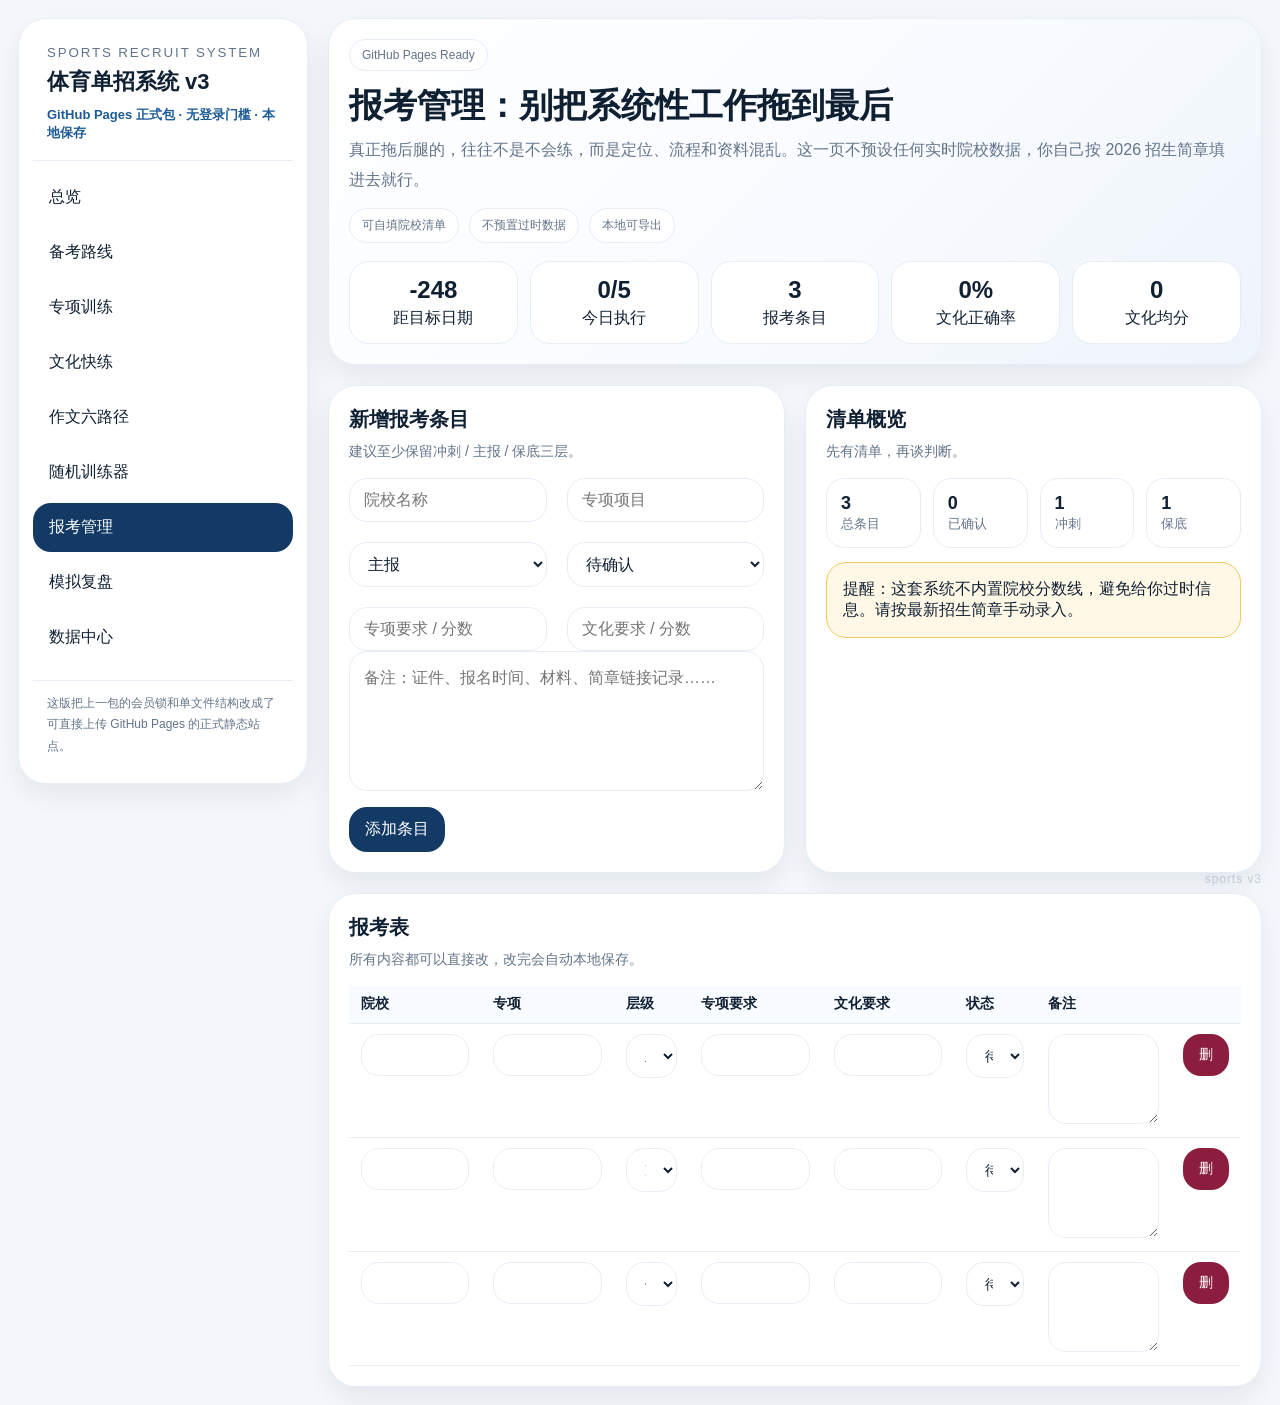
<file: application.html>
<!DOCTYPE html>
<html lang="zh-CN" data-view="application" data-build="20260420-v5" data-sw="./service-worker.js?v=20260420-v5">
<head>
  <meta charset="UTF-8" />
  <meta name="viewport" content="width=device-width, initial-scale=1.0, viewport-fit=cover" />
  <meta name="author" content="OpenAI" />
  <meta name="generator" content="Sports Recruit System v6 Multi-Entry GitHub Build" />
  <meta http-equiv="Content-Security-Policy" content="default-src 'self' data: blob:; img-src 'self' data: blob:; style-src 'self' 'unsafe-inline'; script-src 'self' 'unsafe-inline'; connect-src 'self'; object-src 'none'; base-uri 'self'; form-action 'self'" />
  <title>体育单招系统 v6 | 报考管理</title>
  <link rel="stylesheet" href="assets/css/styles.css?v=20260420-v5" />
</head>
<body>
  <div id="bootNotice" class="boot-notice"><div class="boot-card"><h2>正在启动体育单招系统</h2><p>这版已改成多入口页面，不再只有一个 HTML。若页面长时间空白，可直接点“清缓存后重开”。</p><div class="boot-actions"><button type="button" class="boot-btn" onclick="__bootClearCachesAndReload && __bootClearCachesAndReload()">清缓存后重开</button><button type="button" class="boot-btn secondary" onclick="location.href='./index.html'">回首页</button></div></div></div>
  <div class="container">
    <div class="layout">
      <aside class="sidebar" id="sidebar"></aside>
      <main class="main" id="app"></main>
    </div>
  </div>
  <div class="toast" id="toast"></div>
  <input type="file" id="importFile" class="hidden-file" accept="application/json" />
  <script src="assets/js/bootstrap.js?v=20260420-v5"></script>
  <script src="assets/js/app.js?v=20260420-v5"></script>
  <script src="assets/js/app.v4.patch.js?v=20260420-v5"></script>
  <script src="assets/js/start.js?v=20260420-v5"></script>
</body>
</html>
</file>
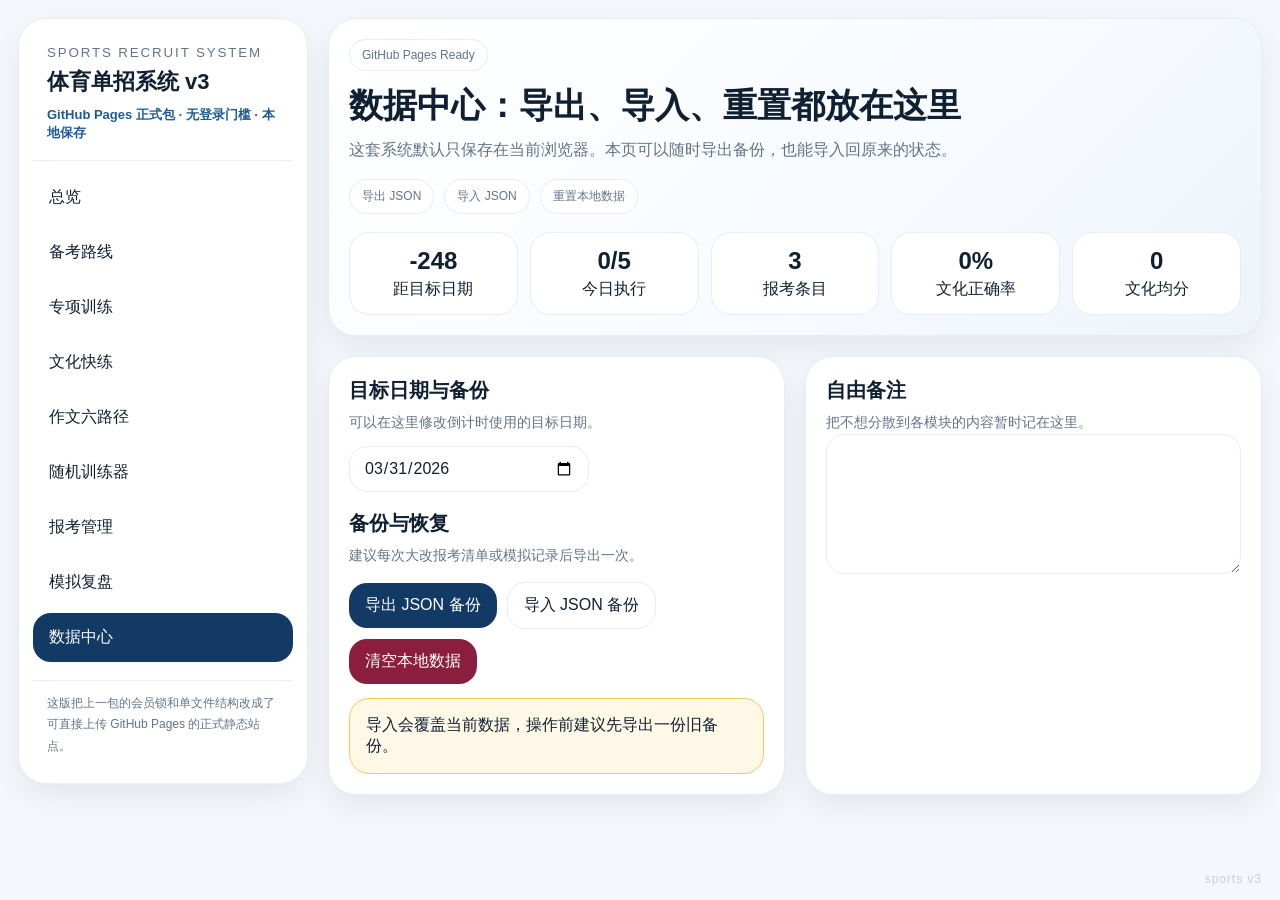
<file: data.html>
<!DOCTYPE html>
<html lang="zh-CN" data-view="data" data-build="20260420-v5" data-sw="./service-worker.js?v=20260420-v5">
<head>
  <meta charset="UTF-8" />
  <meta name="viewport" content="width=device-width, initial-scale=1.0, viewport-fit=cover" />
  <meta name="author" content="OpenAI" />
  <meta name="generator" content="Sports Recruit System v6 Multi-Entry GitHub Build" />
  <meta http-equiv="Content-Security-Policy" content="default-src 'self' data: blob:; img-src 'self' data: blob:; style-src 'self' 'unsafe-inline'; script-src 'self' 'unsafe-inline'; connect-src 'self'; object-src 'none'; base-uri 'self'; form-action 'self'" />
  <title>体育单招系统 v6 | 数据中心</title>
  <link rel="stylesheet" href="assets/css/styles.css?v=20260420-v5" />
</head>
<body>
  <div id="bootNotice" class="boot-notice"><div class="boot-card"><h2>正在启动体育单招系统</h2><p>这版已改成多入口页面，不再只有一个 HTML。若页面长时间空白，可直接点“清缓存后重开”。</p><div class="boot-actions"><button type="button" class="boot-btn" onclick="__bootClearCachesAndReload && __bootClearCachesAndReload()">清缓存后重开</button><button type="button" class="boot-btn secondary" onclick="location.href='./index.html'">回首页</button></div></div></div>
  <div class="container">
    <div class="layout">
      <aside class="sidebar" id="sidebar"></aside>
      <main class="main" id="app"></main>
    </div>
  </div>
  <div class="toast" id="toast"></div>
  <input type="file" id="importFile" class="hidden-file" accept="application/json" />
  <script src="assets/js/bootstrap.js?v=20260420-v5"></script>
  <script src="assets/js/app.js?v=20260420-v5"></script>
  <script src="assets/js/app.v4.patch.js?v=20260420-v5"></script>
  <script src="assets/js/start.js?v=20260420-v5"></script>
</body>
</html>
</file>
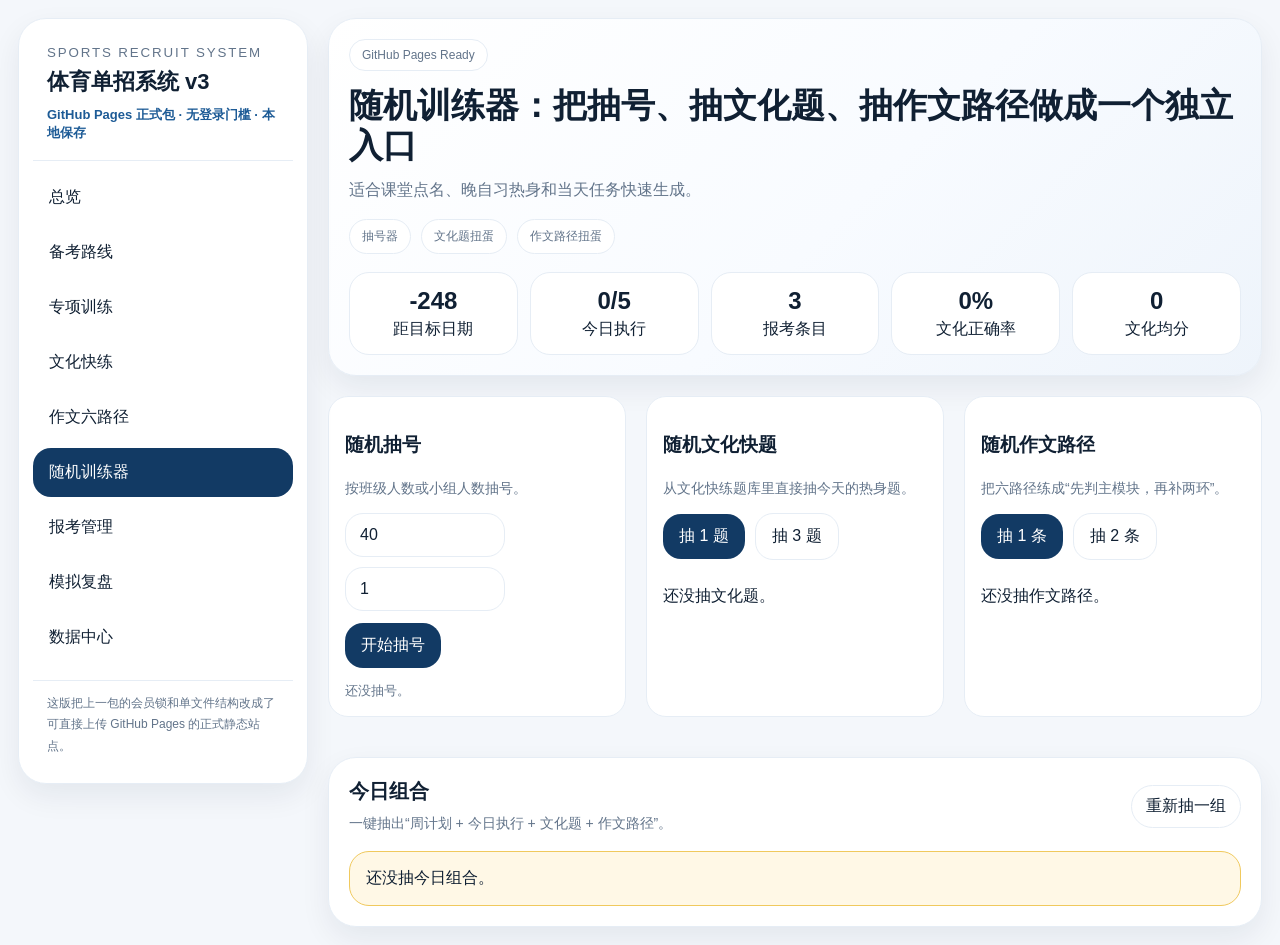
<file: random.html>
<!DOCTYPE html>
<html lang="zh-CN" data-view="random" data-build="20260420-v5" data-sw="./service-worker.js?v=20260420-v5">
<head>
  <meta charset="UTF-8" />
  <meta name="viewport" content="width=device-width, initial-scale=1.0, viewport-fit=cover" />
  <meta name="author" content="OpenAI" />
  <meta name="generator" content="Sports Recruit System v6 Multi-Entry GitHub Build" />
  <meta http-equiv="Content-Security-Policy" content="default-src 'self' data: blob:; img-src 'self' data: blob:; style-src 'self' 'unsafe-inline'; script-src 'self' 'unsafe-inline'; connect-src 'self'; object-src 'none'; base-uri 'self'; form-action 'self'" />
  <title>体育单招系统 v6 | 随机训练器</title>
  <link rel="stylesheet" href="assets/css/styles.css?v=20260420-v5" />
</head>
<body>
  <div id="bootNotice" class="boot-notice"><div class="boot-card"><h2>正在启动体育单招系统</h2><p>这版已改成多入口页面，不再只有一个 HTML。若页面长时间空白，可直接点“清缓存后重开”。</p><div class="boot-actions"><button type="button" class="boot-btn" onclick="__bootClearCachesAndReload && __bootClearCachesAndReload()">清缓存后重开</button><button type="button" class="boot-btn secondary" onclick="location.href='./index.html'">回首页</button></div></div></div>
  <div class="container">
    <div class="layout">
      <aside class="sidebar" id="sidebar"></aside>
      <main class="main" id="app"></main>
    </div>
  </div>
  <div class="toast" id="toast"></div>
  <input type="file" id="importFile" class="hidden-file" accept="application/json" />
  <script src="assets/js/bootstrap.js?v=20260420-v5"></script>
  <script src="assets/js/app.js?v=20260420-v5"></script>
  <script src="assets/js/app.v4.patch.js?v=20260420-v5"></script>
  <script src="assets/js/start.js?v=20260420-v5"></script>
</body>
</html>
</file>
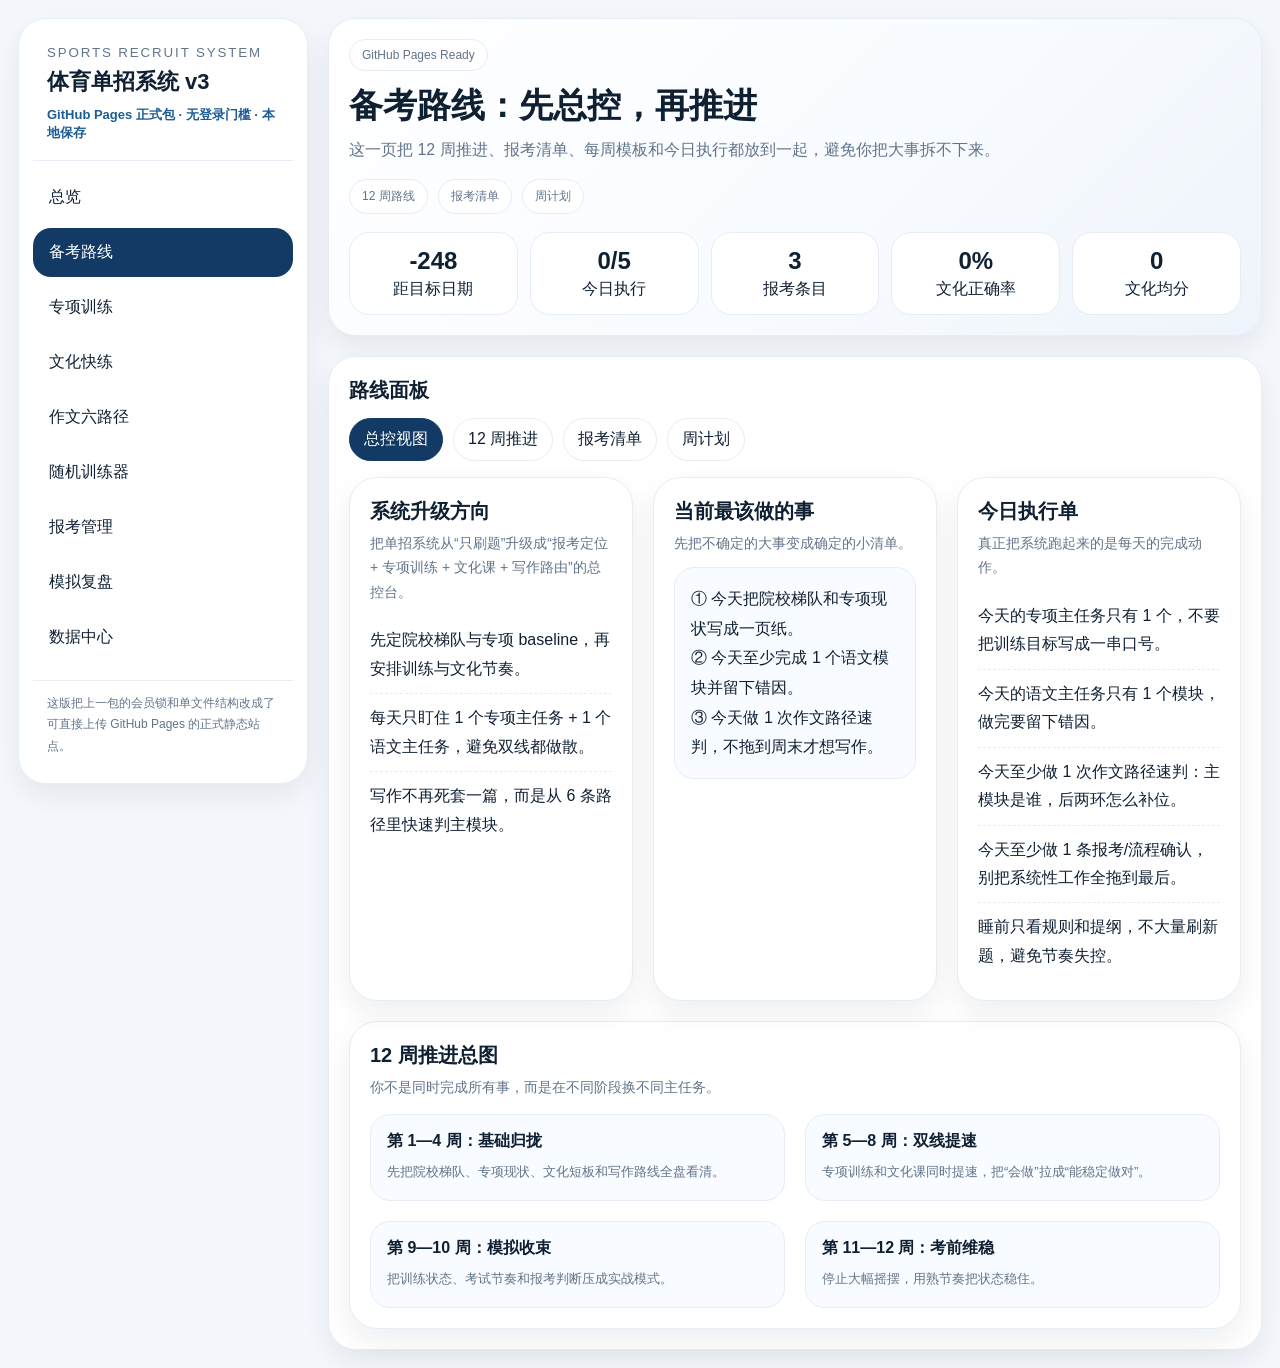
<file: roadmap.html>
<!DOCTYPE html>
<html lang="zh-CN" data-view="roadmap" data-build="20260420-v5" data-sw="./service-worker.js?v=20260420-v5">
<head>
  <meta charset="UTF-8" />
  <meta name="viewport" content="width=device-width, initial-scale=1.0, viewport-fit=cover" />
  <meta name="author" content="OpenAI" />
  <meta name="generator" content="Sports Recruit System v6 Multi-Entry GitHub Build" />
  <meta http-equiv="Content-Security-Policy" content="default-src 'self' data: blob:; img-src 'self' data: blob:; style-src 'self' 'unsafe-inline'; script-src 'self' 'unsafe-inline'; connect-src 'self'; object-src 'none'; base-uri 'self'; form-action 'self'" />
  <title>体育单招系统 v6 | 备考路线</title>
  <link rel="stylesheet" href="assets/css/styles.css?v=20260420-v5" />
</head>
<body>
  <div id="bootNotice" class="boot-notice"><div class="boot-card"><h2>正在启动体育单招系统</h2><p>这版已改成多入口页面，不再只有一个 HTML。若页面长时间空白，可直接点“清缓存后重开”。</p><div class="boot-actions"><button type="button" class="boot-btn" onclick="__bootClearCachesAndReload && __bootClearCachesAndReload()">清缓存后重开</button><button type="button" class="boot-btn secondary" onclick="location.href='./index.html'">回首页</button></div></div></div>
  <div class="container">
    <div class="layout">
      <aside class="sidebar" id="sidebar"></aside>
      <main class="main" id="app"></main>
    </div>
  </div>
  <div class="toast" id="toast"></div>
  <input type="file" id="importFile" class="hidden-file" accept="application/json" />
  <script src="assets/js/bootstrap.js?v=20260420-v5"></script>
  <script src="assets/js/app.js?v=20260420-v5"></script>
  <script src="assets/js/app.v4.patch.js?v=20260420-v5"></script>
  <script src="assets/js/start.js?v=20260420-v5"></script>
</body>
</html>
</file>
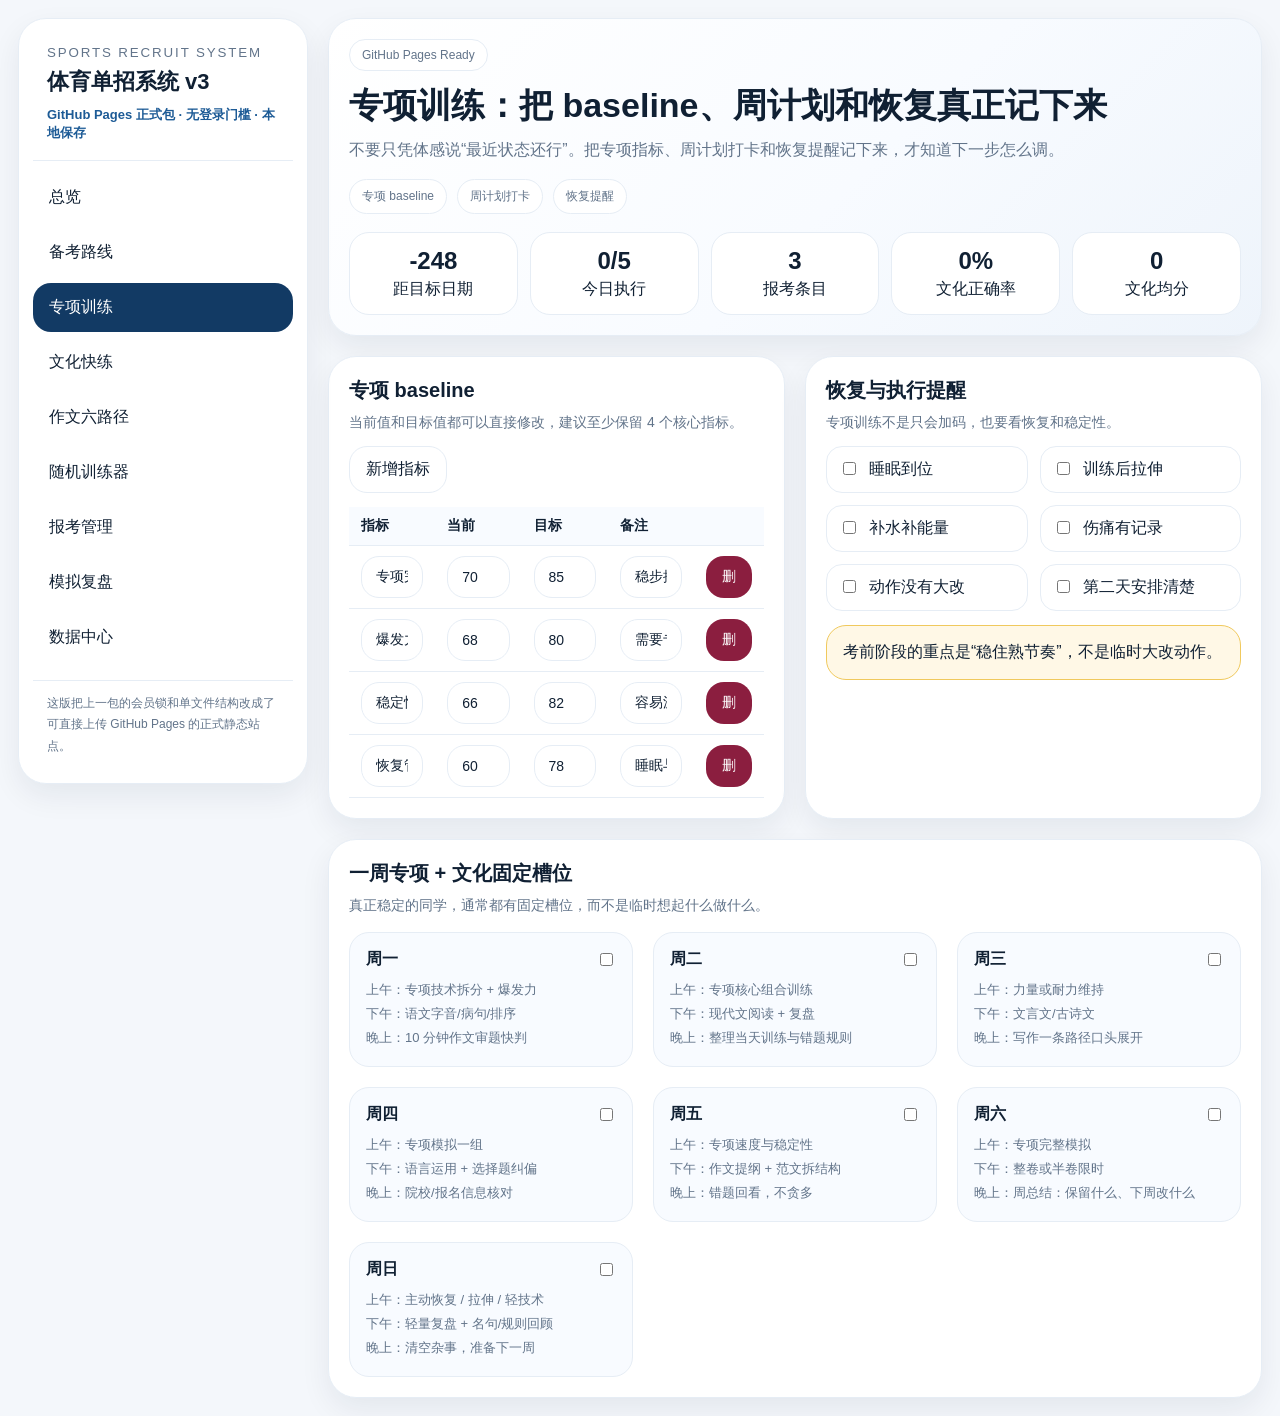
<file: training.html>
<!DOCTYPE html>
<html lang="zh-CN" data-view="training" data-build="20260420-v5" data-sw="./service-worker.js?v=20260420-v5">
<head>
  <meta charset="UTF-8" />
  <meta name="viewport" content="width=device-width, initial-scale=1.0, viewport-fit=cover" />
  <meta name="author" content="OpenAI" />
  <meta name="generator" content="Sports Recruit System v6 Multi-Entry GitHub Build" />
  <meta http-equiv="Content-Security-Policy" content="default-src 'self' data: blob:; img-src 'self' data: blob:; style-src 'self' 'unsafe-inline'; script-src 'self' 'unsafe-inline'; connect-src 'self'; object-src 'none'; base-uri 'self'; form-action 'self'" />
  <title>体育单招系统 v6 | 专项训练</title>
  <link rel="stylesheet" href="assets/css/styles.css?v=20260420-v5" />
</head>
<body>
  <div id="bootNotice" class="boot-notice"><div class="boot-card"><h2>正在启动体育单招系统</h2><p>这版已改成多入口页面，不再只有一个 HTML。若页面长时间空白，可直接点“清缓存后重开”。</p><div class="boot-actions"><button type="button" class="boot-btn" onclick="__bootClearCachesAndReload && __bootClearCachesAndReload()">清缓存后重开</button><button type="button" class="boot-btn secondary" onclick="location.href='./index.html'">回首页</button></div></div></div>
  <div class="container">
    <div class="layout">
      <aside class="sidebar" id="sidebar"></aside>
      <main class="main" id="app"></main>
    </div>
  </div>
  <div class="toast" id="toast"></div>
  <input type="file" id="importFile" class="hidden-file" accept="application/json" />
  <script src="assets/js/bootstrap.js?v=20260420-v5"></script>
  <script src="assets/js/app.js?v=20260420-v5"></script>
  <script src="assets/js/app.v4.patch.js?v=20260420-v5"></script>
  <script src="assets/js/start.js?v=20260420-v5"></script>
</body>
</html>
</file>
<file: assets/css/styles.css>
:root{
  --bg:#f4f7fb;--card:#fff;--line:#e6edf5;--text:#102033;--muted:#62748a;
  --primary:#123a64;--primary-2:#1d5b96;--soft:#f8fbff;--good:#ecfdf3;--good-line:#93e2ae;
  --bad:#fff1f2;--bad-line:#f7a8b8;--warn:#fff8e6;--warn-line:#f0c95d;--shadow:0 12px 30px rgba(16,32,51,.07);
}
*{box-sizing:border-box}
html,body{margin:0;padding:0}
body{background:var(--bg);color:var(--text);font-family:-apple-system,BlinkMacSystemFont,"Segoe UI","PingFang SC","Microsoft YaHei",sans-serif}
body::before{content:"sports v3";position:fixed;right:18px;bottom:14px;font-size:12px;color:rgba(18,58,100,.20);pointer-events:none;z-index:0;letter-spacing:.08em}
.container{max-width:1540px;margin:0 auto;padding:18px;position:relative;z-index:1}
.layout{display:grid;grid-template-columns:290px 1fr;gap:20px}
@media(max-width:1120px){.layout{grid-template-columns:1fr}}
.sidebar,.card{background:var(--card);border:1px solid var(--line);border-radius:28px;box-shadow:var(--shadow)}
.sidebar{padding:14px;position:sticky;top:18px;align-self:start}
.brand{padding:12px 14px 18px;border-bottom:1px solid var(--line);margin-bottom:12px}
.brand small{display:block;color:var(--muted);letter-spacing:.14em;text-transform:uppercase}
.brand h1{margin:8px 0 0;font-size:22px;line-height:1.25}
.brand .maker{margin-top:10px;font-size:13px;color:var(--primary-2);font-weight:600}
.nav-btn{width:100%;border:none;background:transparent;text-align:left;padding:14px 16px;border-radius:18px;cursor:pointer;margin-bottom:6px;color:var(--text);transition:.18s;font:inherit}
.nav-btn:hover{background:#f8fafc}
.nav-btn.active{background:var(--primary);color:#fff}
.main{display:flex;flex-direction:column;gap:20px}
.hero{padding:24px;background:linear-gradient(135deg,#fff 0%,#f8fbff 55%,#eef4fb 100%)}
.badge{display:inline-flex;align-items:center;gap:8px;border:1px solid var(--line);background:#fff;color:var(--muted);padding:8px 12px;border-radius:999px;font-size:12px}
.hero h2{margin:14px 0 10px;font-size:34px;line-height:1.18}
.hero p{margin:0;max-width:980px;color:var(--muted);line-height:1.85}
.hero .hero-meta{display:flex;gap:10px;flex-wrap:wrap;margin-top:14px}
.stats{display:grid;grid-template-columns:repeat(5,minmax(0,1fr));gap:12px;margin-top:18px}
@media(max-width:980px){.stats{grid-template-columns:repeat(2,minmax(0,1fr))}}
.stat{background:#fff;border:1px solid var(--line);border-radius:20px;padding:14px;text-align:center}
.stat strong{display:block;font-size:24px;margin-bottom:4px}
.card{padding:20px}
.card h3{margin:0;font-size:20px}
.subtitle{margin-top:6px;color:var(--muted);font-size:14px;line-height:1.75}
.grid-2{display:grid;grid-template-columns:repeat(2,minmax(0,1fr));gap:20px}
.grid-3{display:grid;grid-template-columns:repeat(3,minmax(0,1fr));gap:20px}
.grid-4{display:grid;grid-template-columns:repeat(4,minmax(0,1fr));gap:20px}
.grid-main{display:grid;grid-template-columns:1fr 1fr;gap:20px}
@media(max-width:1120px){.grid-2,.grid-3,.grid-4,.grid-main{grid-template-columns:1fr}}
.row{display:flex;gap:10px;flex-wrap:wrap;align-items:center}
.space-between{display:flex;justify-content:space-between;align-items:center;gap:12px;flex-wrap:wrap}
.pill{border:1px solid var(--line);background:#fff;padding:10px 14px;border-radius:999px;cursor:pointer;color:var(--text);font:inherit}
.pill.active{background:var(--primary);color:#fff;border-color:var(--primary)}
.btn{border:none;border-radius:18px;padding:12px 16px;cursor:pointer;background:var(--primary);color:#fff;font:inherit}
.btn.secondary{background:#fff;color:var(--text);border:1px solid var(--line)}
.btn.danger{background:#8b1e3f}
.input,.textarea,select{width:100%;border:1px solid var(--line);background:#fff;border-radius:18px;padding:12px 14px;color:var(--text);outline:none;font:inherit}
.textarea{min-height:140px;resize:vertical;line-height:1.8}
.small{font-size:13px;color:var(--muted)}
.block{background:var(--soft);border:1px solid var(--line);border-radius:20px;padding:16px}
.block.good{background:var(--good);border-color:var(--good-line)}
.block.bad{background:var(--bad);border-color:var(--bad-line)}
.block.warn{background:var(--warn);border-color:var(--warn-line)}
.list{margin:0;padding:0;list-style:none}
.list li{padding:10px 0;border-bottom:1px dashed var(--line);line-height:1.78}
.list li:last-child{border-bottom:none}
.table{width:100%;border-collapse:collapse}
.table th,.table td{border-bottom:1px solid var(--line);padding:10px 12px;text-align:left;font-size:14px;vertical-align:top}
.table th{background:#f8fbff}
.kpi{display:flex;justify-content:space-between;gap:12px;align-items:center;margin-top:10px}
.progress{height:10px;border-radius:999px;background:#eef3f8;overflow:hidden}
.progress>span{display:block;height:100%;background:linear-gradient(90deg,var(--primary),var(--primary-2))}
.question-shell{display:grid;grid-template-columns:320px 1fr;gap:18px;margin-top:14px}
@media(max-width:1120px){.question-shell{grid-template-columns:1fr}}
.question-list{display:flex;flex-direction:column;gap:8px;max-height:780px;overflow:auto;padding-right:4px}
.question-item{border:1px solid var(--line);background:#fff;border-radius:16px;padding:12px;text-align:left;cursor:pointer}
.question-item.active{border-color:var(--primary);background:#f8fbff}
.question-item .meta{display:flex;gap:8px;flex-wrap:wrap;margin-top:8px}
.count-badge{display:inline-flex;align-items:center;justify-content:center;min-width:28px;height:28px;padding:0 8px;border-radius:999px;background:#edf3fb;color:var(--primary-2);font-size:12px}
.tag{display:inline-flex;align-items:center;border-radius:999px;padding:6px 10px;background:#eef4ff;color:#274b87;font-size:12px;margin:4px 8px 0 0}
.option{display:flex;gap:12px;width:100%;background:#fff;border:1px solid var(--line);border-radius:18px;padding:14px;margin-top:12px;cursor:pointer;text-align:left;font:inherit;color:inherit}
.option.active{border-color:var(--primary);background:#f8fbff}
.option.correct{background:var(--good);border-color:var(--good-line)}
.option.wrong{background:var(--bad);border-color:var(--bad-line)}
.opt-code{width:30px;height:30px;border:1px solid #cfd8e3;border-radius:999px;display:inline-flex;align-items:center;justify-content:center;flex-shrink:0}
.metric-grid{display:grid;grid-template-columns:repeat(4,minmax(0,1fr));gap:12px;margin-top:14px}
@media(max-width:980px){.metric-grid{grid-template-columns:repeat(2,minmax(0,1fr))}}
.metric-card{border:1px solid var(--line);background:#fff;border-radius:18px;padding:14px}
.metric-card strong{display:block;font-size:18px}
.check-grid{display:grid;grid-template-columns:repeat(2,minmax(0,1fr));gap:12px;margin-top:12px}
@media(max-width:980px){.check-grid{grid-template-columns:1fr}}
.check-item{display:flex;gap:10px;align-items:flex-start;border:1px solid var(--line);background:#fff;border-radius:16px;padding:12px}
.route-grid{display:grid;grid-template-columns:repeat(2,minmax(0,1fr));gap:14px;margin-top:14px}
@media(max-width:980px){.route-grid{grid-template-columns:1fr}}
.route-card{border:1px solid var(--line);background:#fff;border-radius:18px;padding:14px}
.route-card.active{border-color:var(--primary);background:#f8fbff}
.toolbar{display:flex;gap:10px;flex-wrap:wrap;align-items:center;margin-top:14px}
.toast{position:fixed;left:50%;bottom:18px;transform:translateX(-50%);background:rgba(16,32,51,.92);color:#fff;padding:10px 14px;border-radius:999px;font-size:12px;z-index:9999;display:none;box-shadow:0 8px 24px rgba(0,0,0,.18)}
.toast.show{display:block}
.hidden-file{display:none}
.footer-note{font-size:12px;color:var(--muted);line-height:1.8}
@media(max-width:760px){.container{padding:10px}.sidebar{position:static;border-radius:22px}.card{border-radius:22px}.hero h2{font-size:28px}.nav-btn,.btn,.pill,.option{min-height:44px}}



.boot-notice{position:fixed;inset:0;display:flex;align-items:center;justify-content:center;padding:20px;background:rgba(244,247,251,.96);z-index:10000}
.boot-notice.hidden{display:none}
.boot-card{width:min(680px,100%);background:#fff;border:1px solid var(--line);border-radius:28px;box-shadow:0 24px 70px rgba(16,32,51,.12);padding:24px}
.boot-card h2{margin:0 0 10px;font-size:24px;line-height:1.3}
.boot-card p{margin:0;color:var(--muted);line-height:1.8}
.boot-actions{display:flex;gap:10px;flex-wrap:wrap;margin-top:16px}
.boot-btn{border:none;border-radius:999px;padding:10px 16px;background:var(--primary);color:#fff;font:inherit;cursor:pointer}
.boot-btn.secondary{background:#fff;color:var(--text);border:1px solid var(--line)}
</file>
